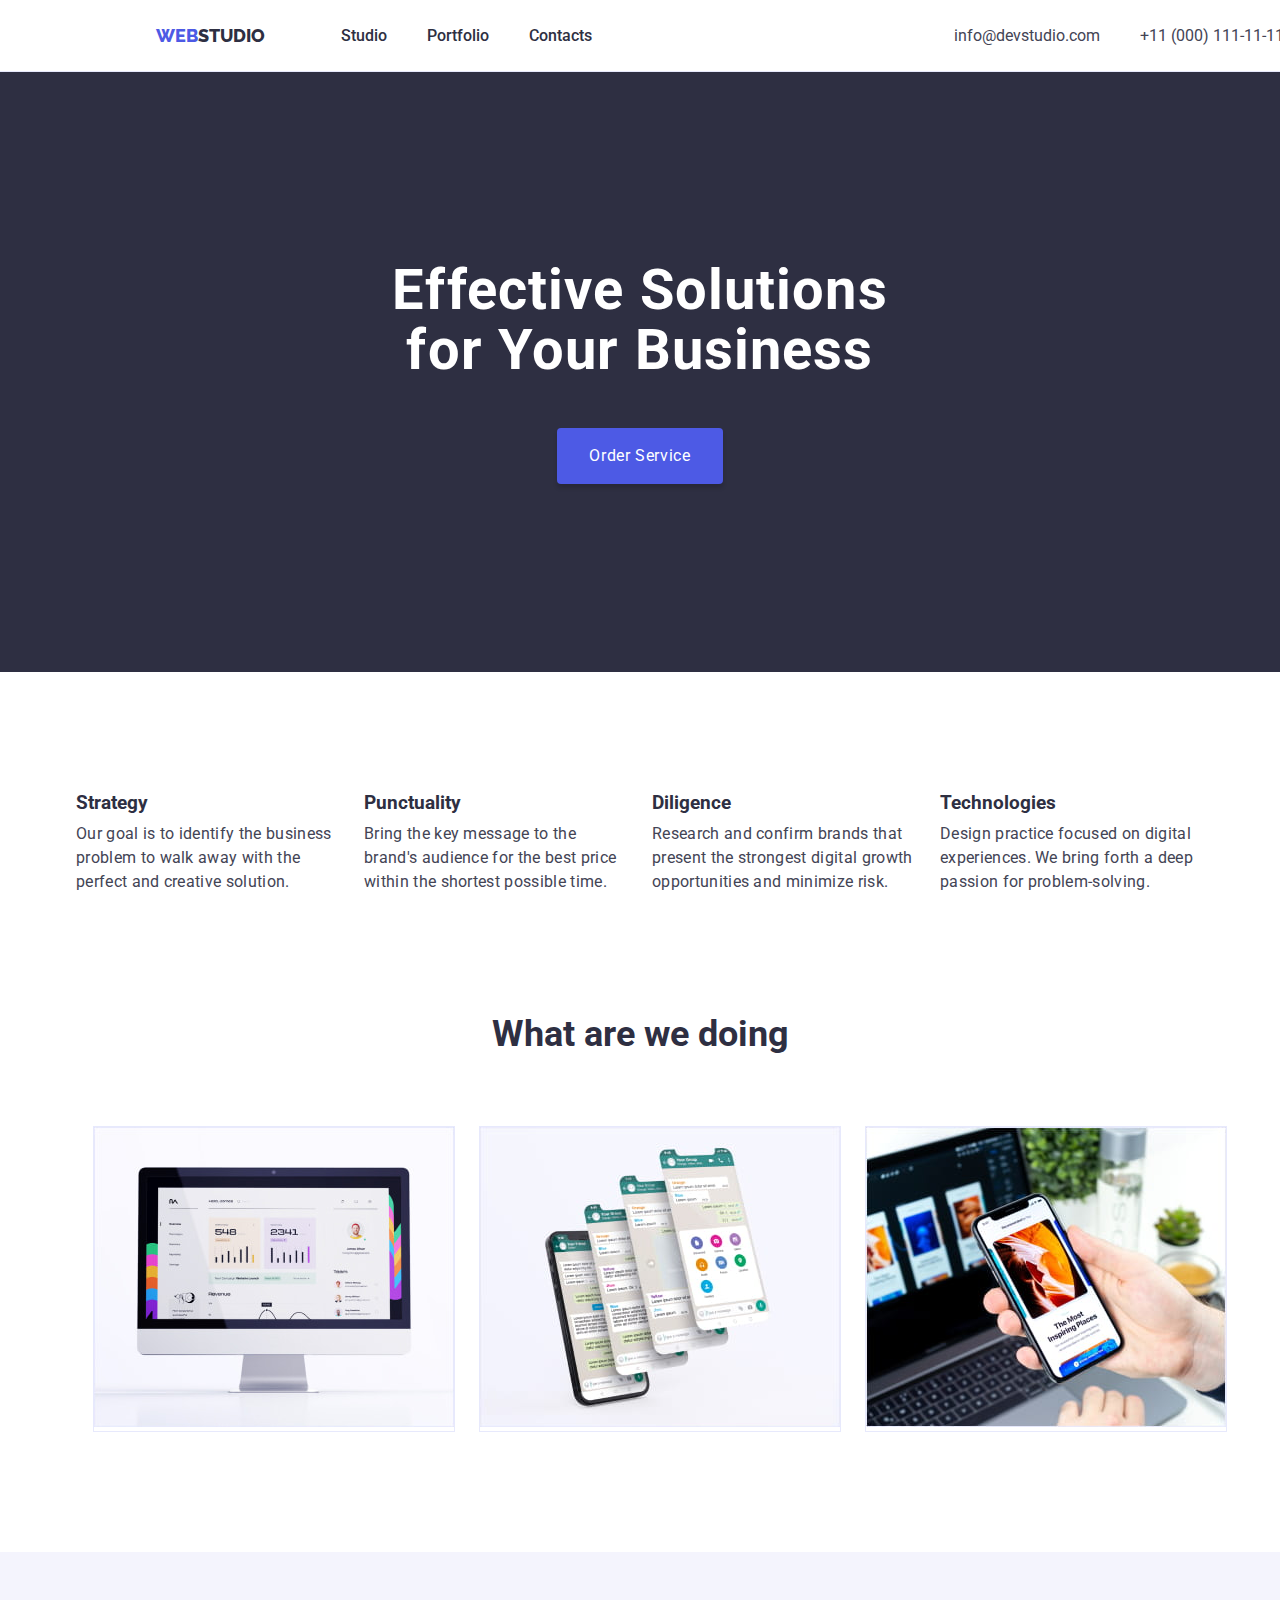
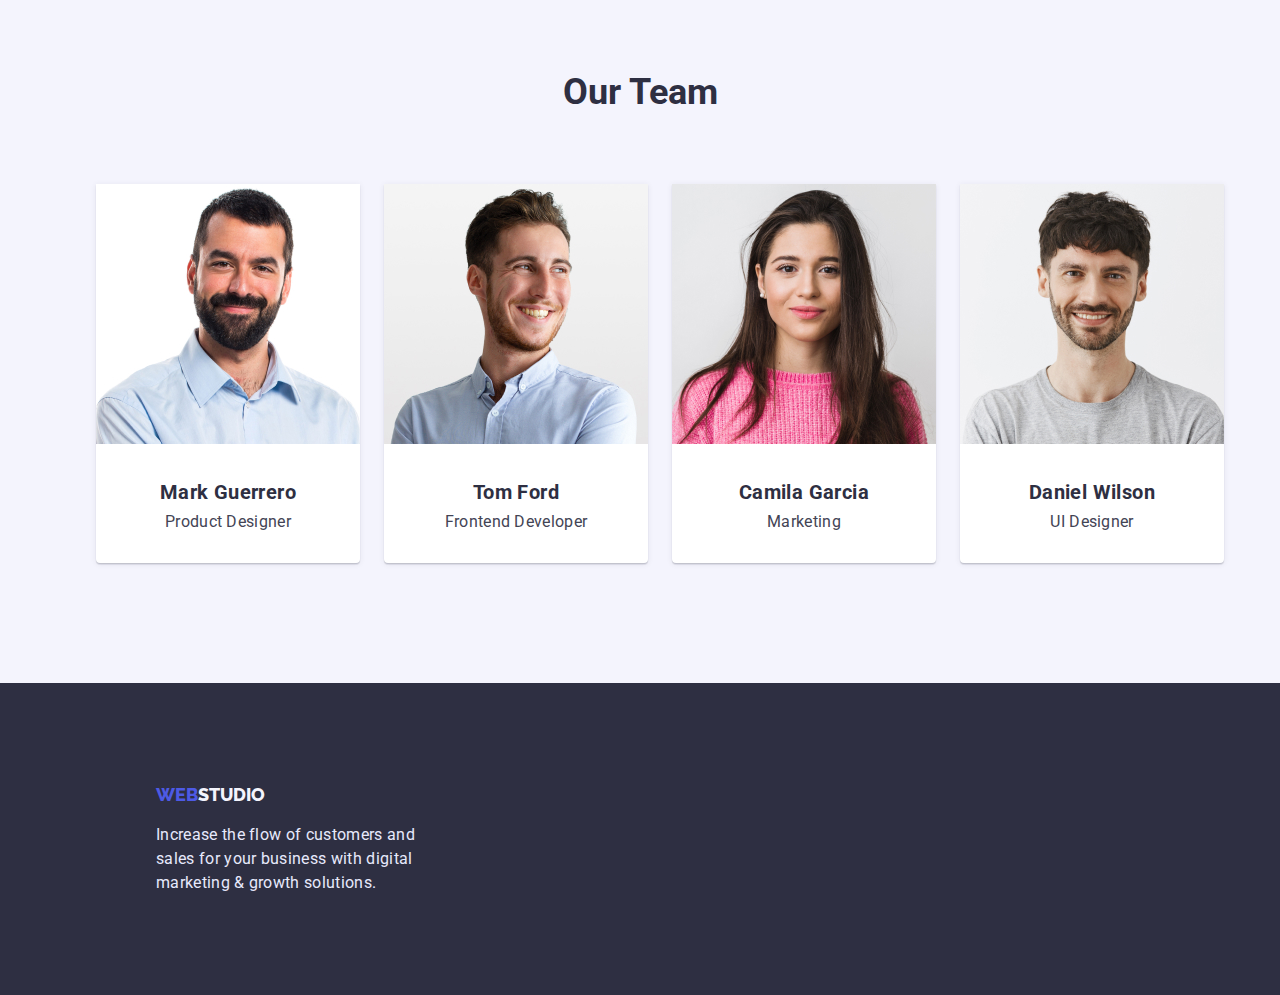
<file: index.html>
<!DOCTYPE html>
<html lang="en">
<head>
    <meta charset="UTF-8">
    <meta http-equiv="X-UA-Compatible" content="IE=edge">
    <meta name="viewport" content="width=device-width, initial-scale=1.0">
    <title>goit-markup-hw-01</title>
    <link rel="preconnect" href="https://fonts.googleapis.com">
    <link rel="preconnect" href="https://fonts.gstatic.com" crossorigin>
    <link href="https://fonts.googleapis.com/css2?family=Raleway:wght@800&family=Roboto:wght@400;500;700;900&display=swap" rel="stylesheet">
    <link rel="stylesheet" href="./css/style.css">
</head>

<body>
    <header class="header">
        <nav class="header-navigation">
            <a href="./index.html" class="logo"><span class="accent">WEB</span>STUDIO</a>
            <ul class="header-list list" >
                <li class="header-item"> 
                    <a class="nav-link current" href="./index.html">Studio</a>
                </li>
                <li class="header-item">
                        <a class="nav-link" href="./portfolio.html">Portfolio</a>
                </li>
                <li class="header-item">
                    <a class="nav-link" href="">Contacts</a>
                </li>
            </ul>
        </nav>
        
        <!-- Contacts -->
        <address class="header-address" >
            <ul class="header-address-list list">
                <li class="header-address-item"> 
                    <a class="header-address-link" href="mailto:info@devstudio.com">info@devstudio.com</a>
                </li>    
                <li class="header-address-list list">
                    <a class="header-address-link" href="tel:+110001111111">+11 (000) 111-11-11</a>
                </li> 
           </ul>
      </address>
    </header>

    <main class="main">
        <!--Section 1  -->
       <section class="section main-content-section">
            <h1 class="main-content-title"> Effective Solutions
                for Your Business </h1>
            <button class="order-service" type="button">Order Service</button>
       </section>
        <!-- Advantages -->
        <section class="section main-advantages">
            <h2 hidden class="visually-hidden">Feture</h2>
            <ul class="main-advantages-list list">
                <li  class="main-advantages-item">
                    <h3 class="advantages-title">Strategy</h3>
                    <p class="advantages-descr">Our goal is to identify the business problem to walk away with the perfect and creative solution.  </p>
                </li>

                <li class="main-advantages-item">
                    <h3 class="advantages-title">Punctuality </h3>
                    <p class="advantages-descr"> Bring the key message to the brand's audience for the best price within the shortest possible time.</p>
                </li>

                <li class="main-advantages-item">
                    <h3 class="advantages-title"> Diligence</h3>
                    <p class="advantages-descr"> Research and confirm brands that present the strongest digital growth opportunities and minimize risk.</p>
                </li>

                <li class="main-advantages-item">
                    <h3 class="advantages-title">Technologies </h3>
                    <p class="advantages-descr"> Design practice focused on digital experiences. We bring forth a deep passion for problem-solving.</p>
                </li>
            </ul>
        </section>
        <!-- What are we doing -->
        <section class="section picture-section" >
            <h2 class="title-section"> What are we doing</h2>
            <ul class="picture-list list" >
                <li class="picture-item">
                    <img src="./images/rectangle712.jpg" width="360" alt="computer monitor">
                </li>
                <li class="picture-item">
                    <img src="./images/rectangle71.jpg" width="360" alt="phone screen">
                </li>
                <li class="picture-item">
                    <img src="./images/rectangle713.jpg" width="360" alt="phone sync">
                </li>
            </ul>
        </section>
        <!-- Team -->
        <section class="section main-team">
            <h2 class="title-section">Our Team</h2>
            <ul class="main-team-list list">
                <li class="main-team-item">
                 <img src="./images/img.jpg" width="264" alt="Mark Guerrero">
                 <h3 class="main-team-name" >Mark Guerrero</h3>
                 <p class="team-prof" > Product Designer</p>
                </li>

                <li class="main-team-item">
                 <img src="./images/img-2.jpg" width="264" alt="Tom Ford">
                 <h3 class="main-team-name" >Tom Ford</h3>
                 <p class="team-prof" > Frontend Developer</p>
                </li>

                <li class="main-team-item">
                 <img src="./images/img-3.jpg" width="264" alt="Camila Garcia">
                 <h3 class="main-team-name" >Camila Garcia</h3>
                 <p class="team-prof" >Marketing</p>
                </li>

                <li class="main-team-item">
                 <img src="./images/img-4.jpg" width="264" alt="Daniel Wilson">
                 <h3 class="main-team-name" >Daniel Wilson</h3>
                 <p class="team-prof" >UI Designer</p>
                </li>
            </ul>
        </section>
    </main> 
        
    <!-- Footer -->
    <footer class="footer-background">
        <a href="./index.html" class="logo-footer"><span class="accent">WEB</span>STUDIO</a>
        <p class="footer-text">Increase the flow of customers and sales for your business with digital marketing & growth solutions.</p>
    </footer>
</body>
</html>
</file>
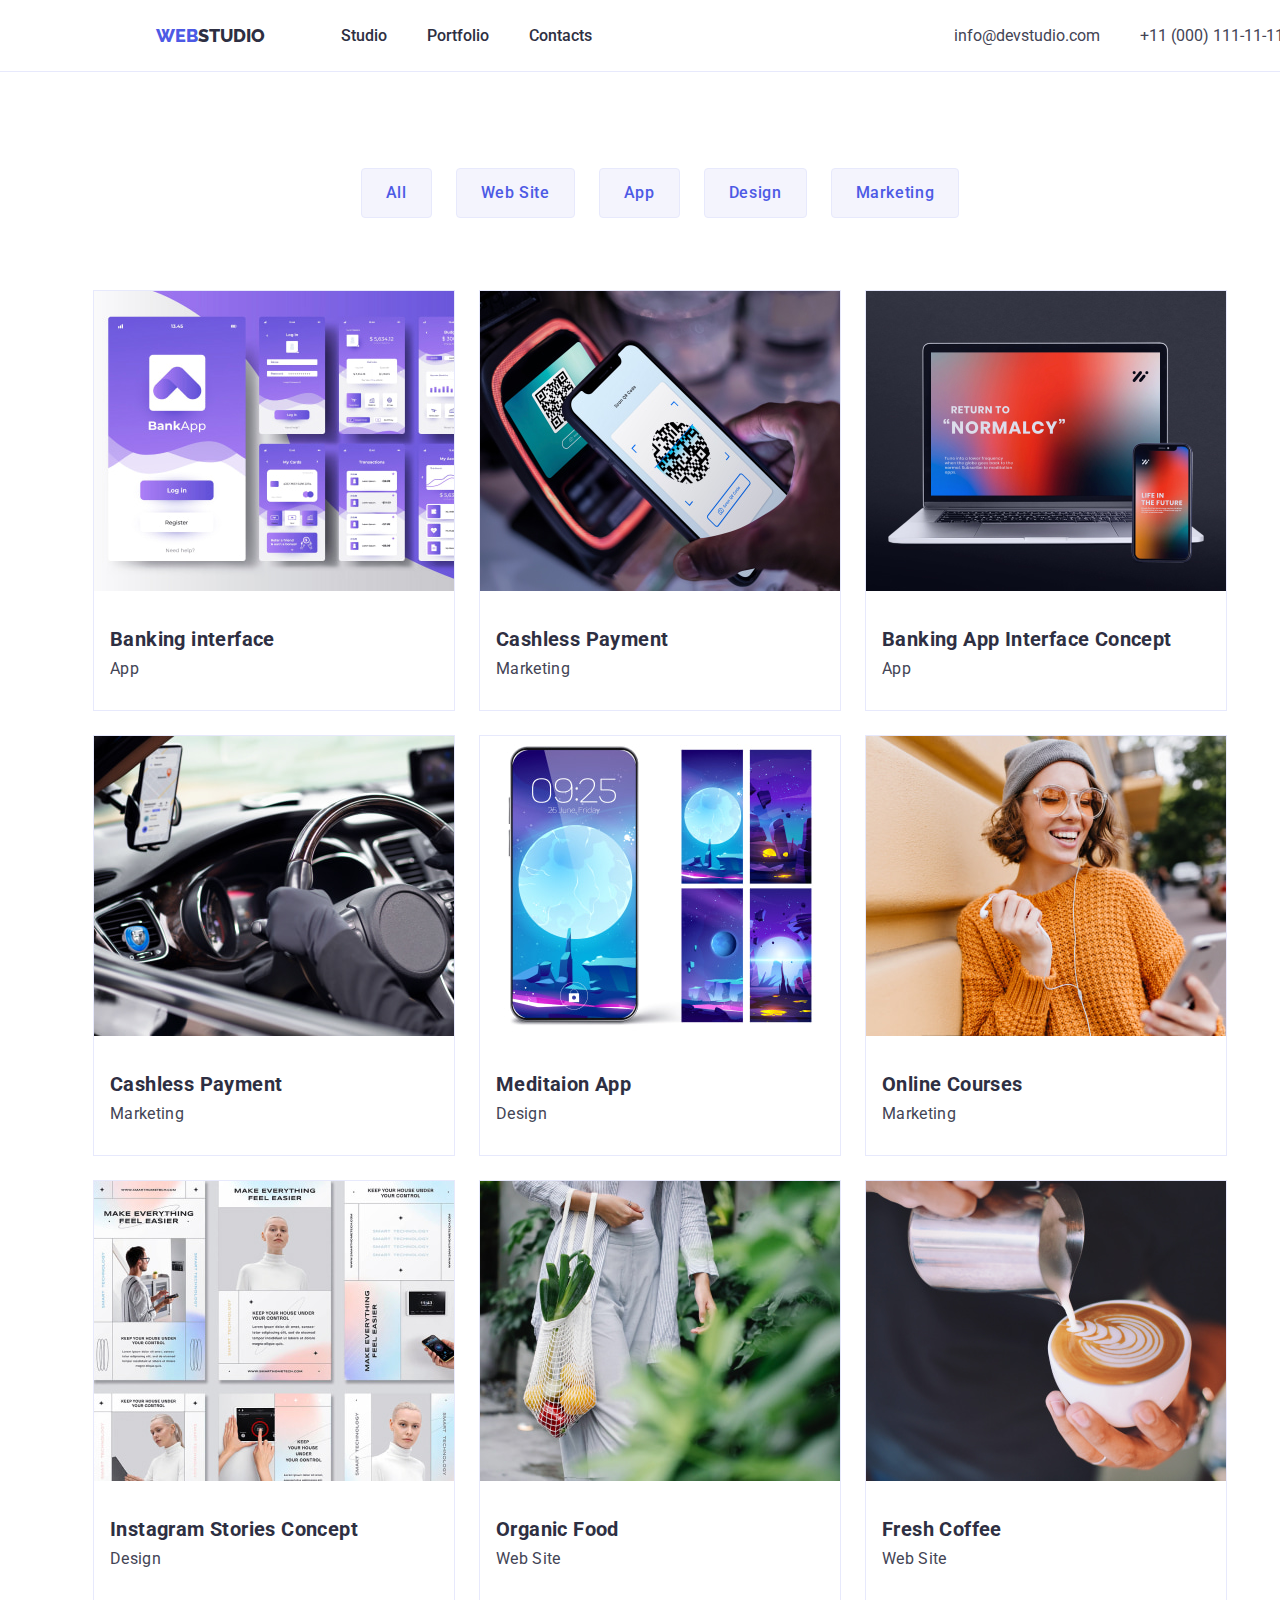
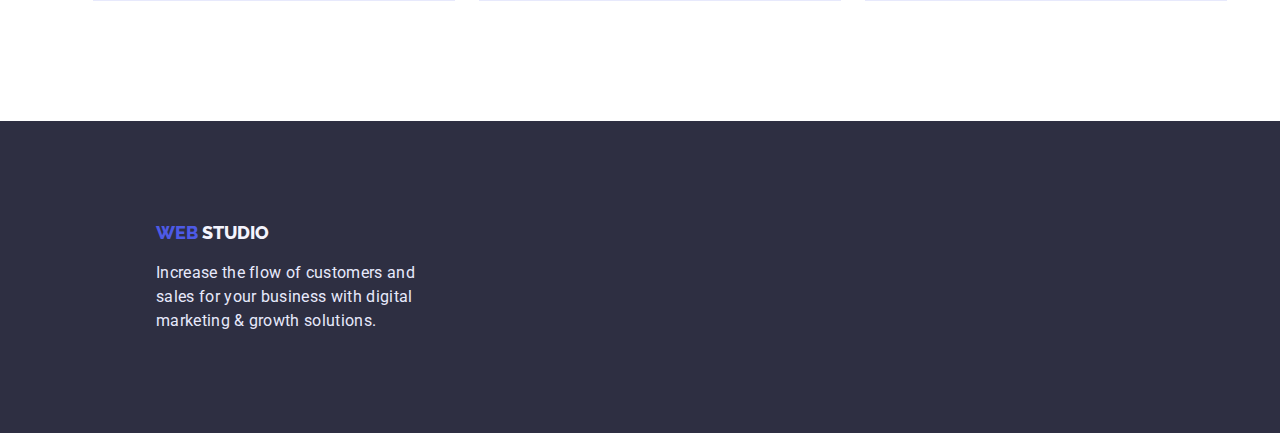
<file: portfolio.html>
<!DOCTYPE html>
<html lang="en">
<head>
    <meta charset="UTF-8">
    <meta http-equiv="X-UA-Compatible" content="IE=edge">
    <meta name="viewport" content="width=device-width, initial-scale=1.0">
    <title>goit-markup-hw-02</title>
    <link rel="preconnect" href="https://fonts.googleapis.com">
    <link rel="preconnect" href="https://fonts.gstatic.com" crossorigin>
    <link href="https://fonts.googleapis.com/css2?family=Raleway:wght@800&family=Roboto:wght@400;500;700;900&display=swap" rel="stylesheet">
    <link rel="stylesheet" href="./css/style.css">
</head>
<body>
    <header class="header">
        <nav class="header-navigation">
            <a href="./index.html" class="logo"><span class="accent">WEB</span>STUDIO</a>
            <ul class="header-list list">
                <li class="header-item"> 
                    <a class="nav-link" href="./index.html">Studio</a>
                </li>
                <li class="header-item">
                    <a class="nav-link current" href="./portfolio.html">Portfolio</a>
                </li>
                <li class="header-item">
                    <a class="nav-link" href="">Contacts</a>
                </li>
            </ul>
        </nav>
        
        <!-- Contacts -->
        <address class="header-address">
            <ul class="header-address-list list">
                <li class="header-address-item"> 
                    <a class="header-address-link" href="mailto:info@devstudio.com">info@devstudio.com</a>
                </li>    
                <li class="header-address-item">
                    <a class="header-address-link" href="tel:+110001111111">+11 (000) 111-11-11</a>
                </li> 
           </ul>
      </address>
    </header>
       
  <main class="main-button">
       <section>
          <h1 hidden class="visually-hidden"> Button and Picture</h1>
          <!-- Btn -->
         <ul class="wrapper list">
             <li><button type="button" class="filter-btn">All</button></li>
             <li><button type="button" class="filter-btn">Web Site</button></li>
             <li><button type="button" class="filter-btn">App</button></li>
             <li><button type="button" class="filter-btn">Design</button></li>
             <li><button type="button" class="filter-btn">Marketing</button></li>
         </ul>
            

           <!-- Portfolio -->
           
            <ul class="main-portfolio">
                <li class="picture-item">
                    <img src="./images/p1.jpg" width="360" alt="Banking interface">
                    <h2 class="main-picture-title">Banking interface</h2>
                    <p class="main-picture-text">App</p>

                </li>
                
                
                <li class="picture-item">
                    <img src="./images/p2.jpg" width="360" alt="Cashless Payment">
                    <h2 class="main-picture-title">Cashless Payment</h2>
                    <p class="main-picture-text">Marketing</p>
                </li>
                
                
                <li class="picture-item">
                    <img src="./images/p3.jpg" width="360" alt="Meditaion App">
                    <h2 class="main-picture-title">Banking App Interface Concept</h2>
                    <p class="main-picture-text">App</p>   
                </li>
                
                
                <li class="picture-item">
                    <img src="./images/p4.jpg" width="360" alt="Taxi Service">
                    <h2 class="main-picture-title">Cashless Payment</h2>
                    <p class="main-picture-text">Marketing</p>
                </li>
                
            
                <li class="picture-item">
                    <img src="./images/p5.jpg" width="360" alt="Screen Illustrations">
                    <h2 class="main-picture-title">Meditaion App</h2>
                    <p class="main-picture-text">Design</p>
                </li>
                
                
                <li class="picture-item">
                    <img src="./images/p6.jpg" width="360" alt="Online Courses">
                    <h2 class="main-picture-title">Online Courses</h2>
                    <p class="main-picture-text">Marketing</p>
                </li> 
            

                <li class="picture-item">
                <img src="./images/p7.jpg" width="360" alt="Instagram Stories Concept">
                <h2 class="main-picture-title">Instagram Stories Concept</h2>
                <p class="main-picture-text">Design</p>
                </li>

                <li class="picture-item"> 
                    <img src="./images/p8.jpg" width="360" alt="Organic Food">
                    <h3 class="main-picture-title">Organic Food</h2>
                    <p class="main-picture-text">Web Site</p>
                </li>

                <li class="picture-item">
                    <img src="./images/p9.jpg" width="360" alt="Fresh Coffee">
                    <h2 class="main-picture-title">Fresh Coffee</h2>
                    <p class="main-picture-text">Web Site</p>
                </li>
           </ul>    
     </section>
 </main>
                          <!-- Footer -->
     <footer class="footer-background">
        <a href="./index.html" class="logo-footer" > <span class="accent" >WEB</span> STUDIO</a>
        <p class="footer-text">Increase the flow of customers and sales for your business with digital marketing & growth solutions.</p>
    </footer>   
</body>

</html>
</file>
<file: css/style.css>
/* ..........................................INDEX HTML................................................ */

html {
    box-sizing: border-box;
}

*, *::before, *::after
{
    box-sizing: inherit;
}

:root {
    --main-text-color: #2e2f42;
    --second-text-color: #434455;
    --main-bg-color: #fff;
    --second-bg-color: #F4F4FD;
    --btn-bg-color: #F4F4FD;
    --btn-bg-color-activ: #404BBF;
    --btn-text-color: #4D5AE5;
    --btn-text-color-activ: #fff;
    --footer-text-color: #e7e9fc;  
}

/* -----------------------------------------BODY */
body {
    font-family: 'Roboto', sans-serif;
    color: var(--main-text-color);
    font-size: 16px;
    background-color: var(--main-bg-color);
    margin: 0;
}

button
{
    font-family: 'Roboto', sans-serif;
    cursor: pointer;
}

.link {
    text-decoration: none;
}
.list {
    list-style: none;

}


/* -----------------------------------------HEADER */
.nav-link:hover,
.nav-link:focus
{
    color: var(--btn-text-color);
}

.header-address-link:hover,
.header-address-link:focus
{
    color: var(--btn-text-color);
}

.header {
   width: 1440px;
   height: 72px;
   display: flex;
   align-items: center;
   justify-content: space-between;
   padding-left: 156px;
   padding-right: 156px;
   margin: 0 auto;
   background-color: var(--main-bg-color);
   border-bottom: 1px solid var(--footer-text-color);
}

.header-navigation {
    top: 24px;
    margin:0;
    display: flex;
    align-items: center;
    gap: 76px;
}

.logo {
   font-family: 'Raleway';
   font-style: normal;
   font-weight: 800;
   font-size: 18px;
   line-height: 24px;
   top: 24px;
   color: var(--main-text-color);
   text-decoration: none;
   display: flex;
   align-items: center;
}
.accent{
   font-family: 'Raleway';
   font-style: normal;
   font-weight: 800;
   font-size: 18px;
   line-height: 24px;
   color: var(--btn-text-color);
}

.header-list {
   display: flex;
   align-items: center;
   padding: 0;
   gap: 40px;
   font-weight: 500;
   
}


.nav-link {
    font-size: 16px;
    line-height: 24px;
    text-decoration: none;
    transition: color 0.3s ease-in-out;
    color: var(--main-text-color);
}

.header-address {
    font-style: normal;
}

.header-address-list {
    display: flex;
    align-items: center;
    gap: 40px; 
    color: var(--second-text-color);
    text-decoration: none;
    font-size: 16px;  
   
}


.header-address-link {
    display: flex;
    align-items: center;
    color: var(--second-text-color);
    text-decoration: none;
    font-size: 16px;
}





/* -----------------------------------------MAIN */

.section {
    width: 100%;
    margin: 0 auto
}
.main{
    display: flex;
    flex-direction: column;
    align-items: center;
}
/* Bottom */
.main-content-section{
    height: 600px;
    display: flex;
    flex-direction: column;
    align-items: center;
    justify-content: center;
    margin-bottom: 120px;
    background: var(--main-text-color);
   

}
.main-content-title{
    font-weight: 700;
    font-size: 56px;
    line-height: 60px;
    letter-spacing: 0.02em;
    color: var(--main-bg-color);
    max-width: 500px;
    margin-top: 0;
    margin-bottom: 48px;
    text-align: center;
} 

.order-service { 
    display: flex;
    background: var(--btn-text-color);
    box-shadow: 0px 4px 4px rgba(0, 0, 0, 0.15);
    padding: 16px 32px;
    border: none;
    border-radius: 4px;
    color: var(--btn-text-color-activ);
    font-size: 16px;
    line-height: 1.5;
    align-items: center;
    letter-spacing: 0.04em;

    
    
}

/* -- Advantages --> */
.visually-hidden{
    position: absolute;
    white-space: nowrap;
    width: 1px;
    height: 1px;
    overflow: hidden;
    border: 0;
    padding: 0;
    clip: rect(0 0 0 0);
    clip-path: inset(50%);
    margin: -1px;
}

.main-advantages{
   display: flex;
   flex-direction: column;
   align-items: center;
   margin-bottom: 120px;
}
.main-advantages-list{
   display: flex; 
    padding: 0;
    margin: 0;
   gap: 24px;
}

.main-advantages-list li
{
    max-width: 264px;
}

.advantages-title {
    /*font-size: 20px;
    line-height: 24px;
    letter-spacing: 0.02em;
    color: var(--main-text-color);*/
    margin: 0;
    margin-bottom: 8px;
}
.advantages-descr {
    font-size: 16px;
    line-height: 24px;
    color: var(--second-text-color);
    margin: 0;
    letter-spacing: 0.02em;
}


/* WHAT ARE WE DOING */

.title-section{
   font-weight: 700;
   font-size: 36px;
   line-height: 40px; 
   margin: 0 auto 72px;
   text-align: center;
}

.picture-list{
    display: flex;
    justify-content: center;
    gap: 24px;
    margin-bottom: 120px;
}
/* TEAM */
.main-team {
    background: var(--second-bg-color);
    padding: 120px 0;

}
.title-section{
    color: var(--main-text-color);
    font-weight: 700;
    text-align: center;
   
}
.main-team-list{
    display: flex;
    justify-content: center;
    gap: 24px;
    margin: 0;
   
}
.main-team-item{
    text-align: center;
    background: var(--main-bg-color);
    box-shadow: 0px 1px 6px rgba(46, 47, 66, 0.08), 0px 1px 1px rgba(46, 47, 66, 0.16), 0px 2px 1px rgba(46, 47, 66, 0.08);
    border-radius: 0px 0px 4px 4px;
    padding-bottom: 32px;
}
.main-team-name{
    font-size: 20px;
    letter-spacing: 0.02em;
    color: var(--main-text-color);
    text-align: center;
    margin: 32px 0 8px;

}
.team-prof{
    letter-spacing: 0.02em;
    font-size: 16px;
    color: var(--second-text-color);
    text-align: center;
    margin: 0;
}

/* -----------------------------------------FOOTER */
.footer-background{
    background: var(--main-text-color);
    padding: 100px 156px 100px;
}
.logo-footer{
    font-family: 'Raleway';
   font-style: normal;
   font-weight: 800;
   font-size: 18px;
   line-height: 24px;
   text-decoration: none;
   color: var(--btn-bg-color);
   margin-bottom: 16px;
}

.footer-text{
    font-size: 16px;
    line-height: 24px;
    letter-spacing: 0.02em;
    color: var(--footer-text-color);
    max-width: 264px;
    margin: 0;
    padding-top: 16px;
    font-weight: 400;
    
}
/* ------------------------------------------------------------------------------------- */
.main-button
{
    padding-top: 96px;
    padding-bottom: 120px;
}

.wrapper {
    display: flex;
    justify-content: center;
    gap: 24px;
    margin: 0 0 72px;
}
.wrapper button:not(:last-child) {
    margin-right: 20px;
}

.filter-btn
{
    font-weight: 500;
    font-size: 16px;
    line-height: 24px;
    text-align: center;
    letter-spacing: 0.04em;
    color: var(--btn-text-color);
    padding: 12px 24px;
    background-color: var(--btn-bg-color);
    border: 1px solid var(--footer-text-color);
    border-radius: 4px;
    transition: background-color 0.3s ease-in-out, color 0.3s ease-in-out;
}

.filter-btn:hover,
.filter-btn:focus
{
    background-color: var(--btn-bg-color-activ);
    color: var(--btn-text-color-activ);
}


.main-portfolio
{
    margin: 0;
    display: flex;
    flex-wrap: wrap;
    justify-content: center;
    gap: 24px;

    list-style-type: none;
}
.picture-item{
    /* text-align: center; */
    background: var(--main-bg-color);
    border: 1px solid var(--footer-text-color);
    

}
.main-picture-title{ 
    font-size: 20px;
    letter-spacing: 0.02em;
    color: var(--main-text-color);
    padding-left: 16px;
    margin: 32px 0 8px 0;
    

    
}
.main-picture-text{
    margin: 0  ;
    padding: 0 0 32px 16px;
    letter-spacing: 0.02em;
    font-size: 16px;
    color: var(--second-text-color);
}
</file>
